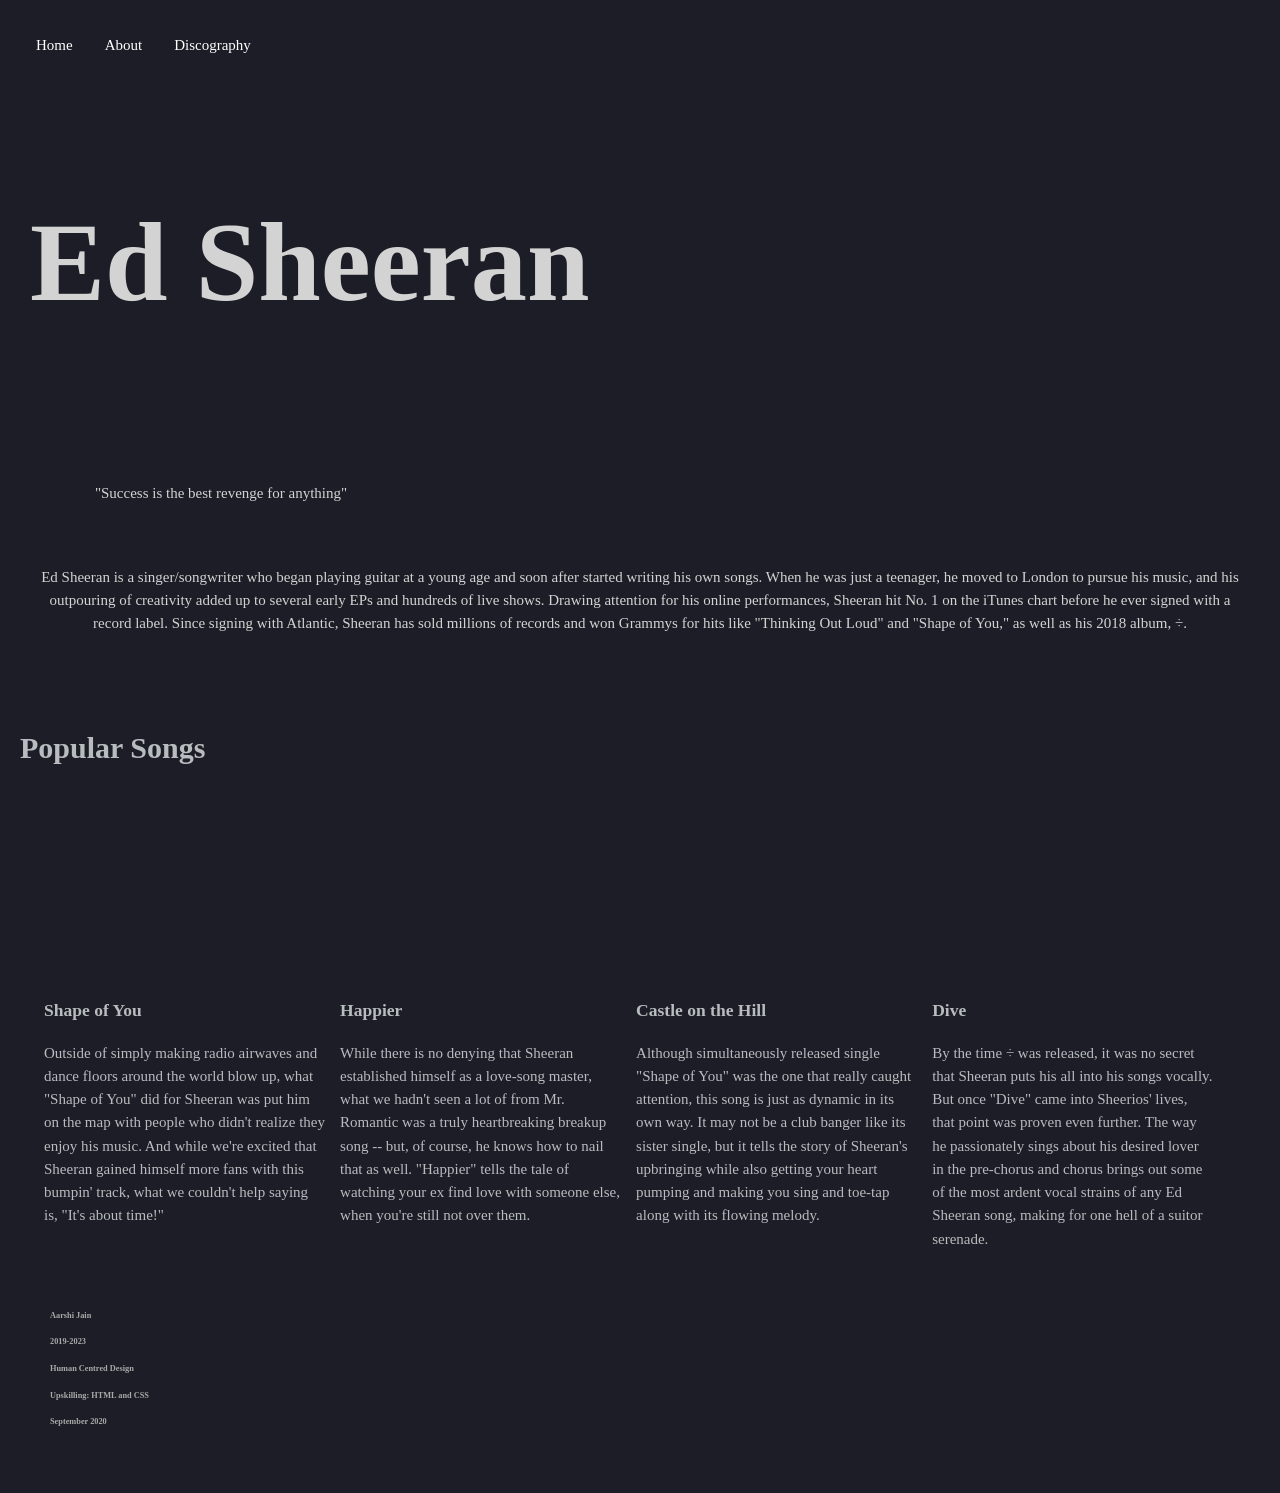
<file: index.html>
<!DOCTYPE html>
<html>
<head>
    
   
   <link rel="stylesheet" href="stylesheet.css">      

</head>
    
    
<body> 
    
      <ul>
  <li><a  class= active href= "index.html">Home</a></li>
  <li><a href="Page5About.html">About</a></li>
  <li><a href="Page5Discography.html">Discography</a></li>

</ul>
       <div class="headingbg">
      <div class="heading">
      <h2>Ed Sheeran</h2>
    </div>
    </div>

          <div class="para1">
      <p>"Success is the best revenge for anything"</p>
        </div>
    
  <div class="para">
      <p>Ed Sheeran is a singer/songwriter who began playing guitar at a young age and soon after started writing his own songs. When he was just a teenager, he moved to London to pursue his music, and his outpouring of creativity added up to several early EPs and hundreds of live shows. Drawing attention for his online performances, Sheeran hit No. 1 on the iTunes chart before he ever signed with a record label. Since signing with Atlantic, Sheeran has sold millions of records and won Grammys for hits like "Thinking Out Loud" and "Shape of You," as well as his 2018 album, ÷.
 </p>
        </div>

     <h1> Popular Songs </h1>
    <div class="row">
  <div class="column">
	<iframe width="320" height="180" src="https://www.youtube.com/embed/JGwWNGJdvx8" frameborder="0" allow="accelerometer; autoplay; clipboard-write; encrypted-media; gyroscope; picture-in-picture" allowfullscreen></iframe>
      <h3> Shape of You </h3>
      <p > Outside of simply making radio airwaves and dance floors around the world blow up, what "Shape of You" did for Sheeran was put him on the map with people who didn't realize they enjoy his music. And while we're excited that Sheeran gained himself more fans with this bumpin' track, what we couldn't help saying is, "It's about time!"</p>


      

  </div>
  <div class="column">
<iframe width="320" height="180" src="https://www.youtube.com/embed/iWZmdoY1aTE" frameborder="0" allow="accelerometer; autoplay; clipboard-write; encrypted-media; gyroscope; picture-in-picture" allowfullscreen></iframe>
            <h3> Happier</h3>
      <p> While there is no denying that Sheeran established himself as a love-song master, what we hadn't seen a lot of from Mr. Romantic was a truly heartbreaking breakup song -- but, of course, he knows how to nail that as well. "Happier" tells the tale of watching your ex find love with someone else, when you're still not over them.</p>


      </div>
  <div class="column">
<iframe width="320" height="180" src="https://www.youtube.com/embed/K0ibBPhiaG0" frameborder="0" allow="accelerometer; autoplay; clipboard-write; encrypted-media; gyroscope; picture-in-picture" allowfullscreen></iframe>
                <h3> Castle on the Hill</h3>
      <p> Although simultaneously released single "Shape of You" was the one that really caught attention, this song is just as dynamic in its own way. It may not be a club banger like its sister single, but it tells the story of Sheeran's upbringing while also getting your heart pumping and making you sing and toe-tap along with its flowing melody. </p>

  </div>
    <div class="column">
<iframe width="320" height="180" src="https://www.youtube.com/embed/Wv2rLZmbPMA" frameborder="0" allow="accelerometer; autoplay; clipboard-write; encrypted-media; gyroscope; picture-in-picture" allowfullscreen></iframe>
                <h3> Dive </h3>
      <p> By the time ÷ was released, it was no secret that Sheeran puts his all into his songs vocally. But once "Dive" came into Sheerios' lives, that point was proven even further. The way he passionately sings about his desired lover in the pre-chorus and chorus brings out some of the most ardent vocal strains of any Ed Sheeran song, making for one hell of a suitor serenade. </p>

  </div>
    </div>
    


  <div class="footer">

		
   <div
         class= "footer">
    <h5>Aarshi Jain</h5>
    <h5>2019-2023</h5>
   <h5>Human Centred Design</h5>
        <h5>Upskilling: HTML and CSS </h5>
    <h5>September 2020</h5>
    </div> 
				</div>
    </body>
</html>
</file>
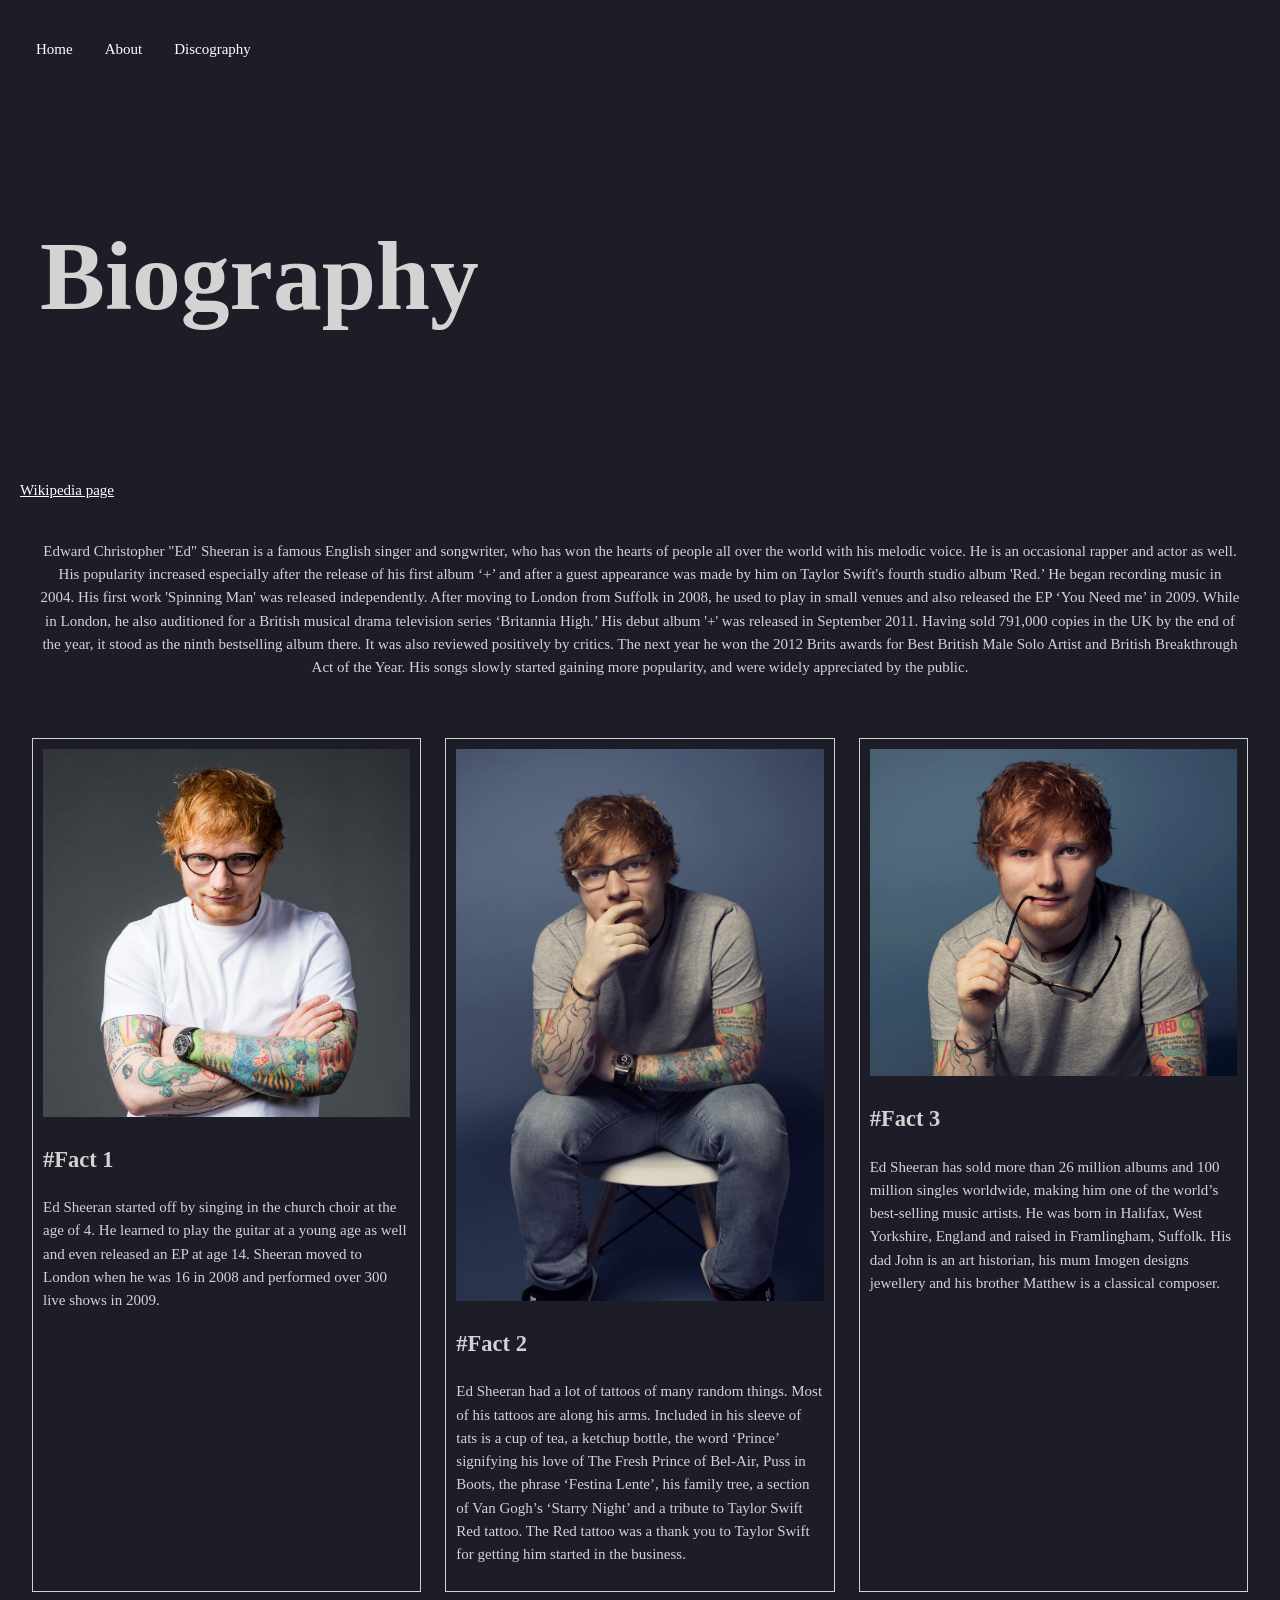
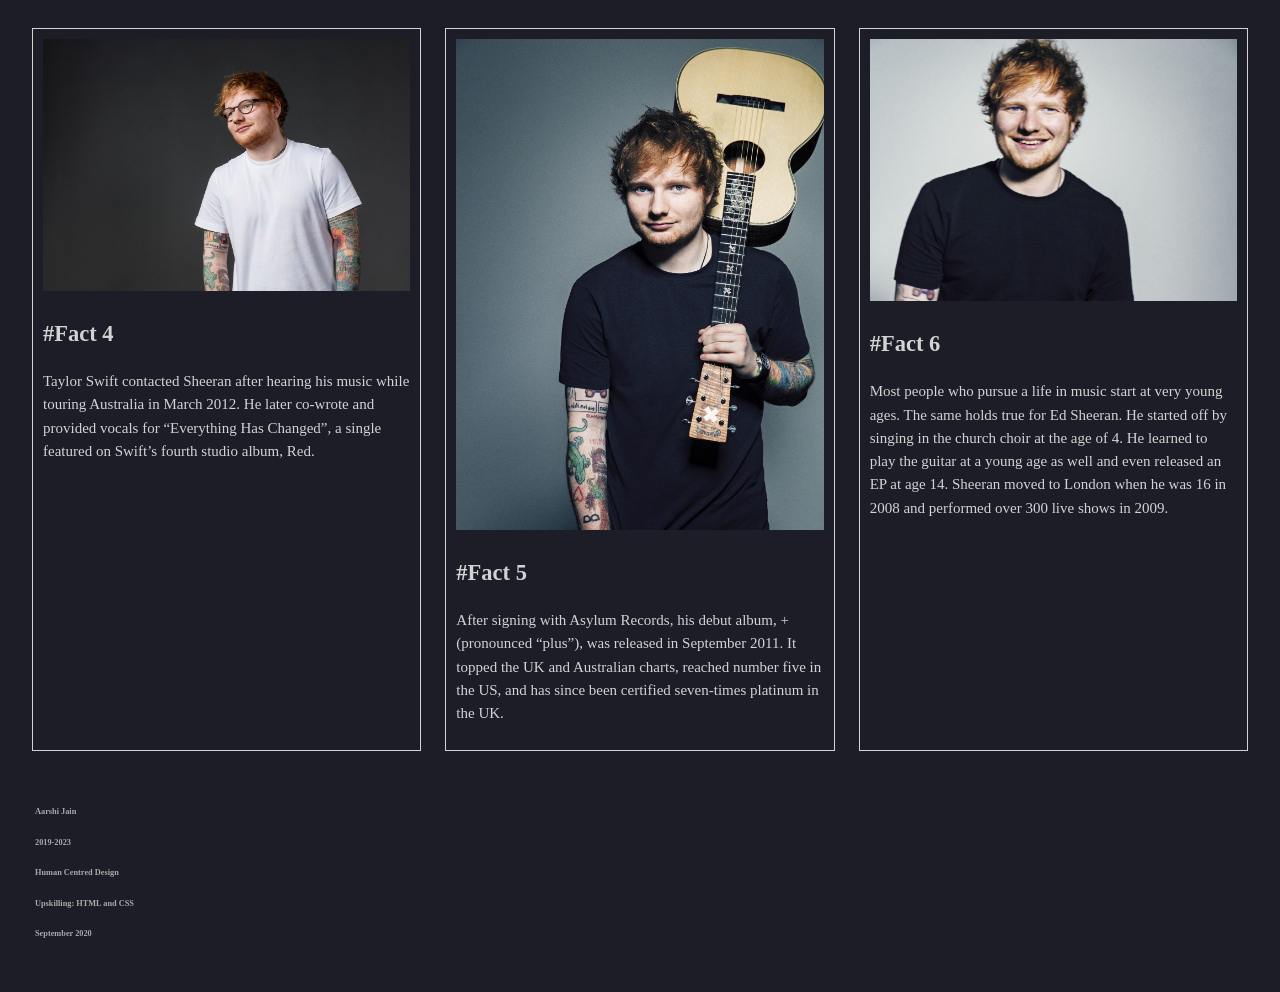
<file: Page5About.html>
<!DOCTYPE html>
<html>
<head>
<link rel="stylesheet" href="Stylesheet2.css"> 
</head>
    

        
        
        
        
        
          <body>
        <ul>
  <li><a  href=index.html>Home</a></li>
  <li><a class= active href="Page5About.html ">About</a></li>
  <li><a   href=Page5Discography.html>Discography</a></li>

</ul>
 
      <div class="heading">
      <h2>Biography</h2>
    </div>
  


  <a href="https://en.wikipedia.org/wiki/÷_(album)" target="_blank" class=text>Wikipedia page</a>
              
    <div class="para">
      <p>Edward Christopher "Ed" Sheeran is a famous English singer and songwriter, who has won the hearts of people all over the world with his melodic voice. He is an occasional rapper and actor as well. His popularity increased especially after the release of his first album ‘+’ and after a guest appearance was made by him on Taylor Swift's fourth studio album 'Red.’ He began recording music in 2004. His first work 'Spinning Man' was released independently. After moving to London from Suffolk in 2008, he used to play in small venues and also released the EP ‘You Need me’ in 2009. While in London, he also auditioned for a British musical drama television series ‘Britannia High.’ His debut album '+' was released in September 2011. Having sold 791,000 copies in the UK by the end of the year, it stood as the ninth bestselling album there. It was also reviewed positively by critics. The next year he won the 2012 Brits awards for Best British Male Solo Artist and British Breakthrough Act of the Year. His songs slowly started gaining more popularity, and were widely appreciated by the public.
 </p>
        </div>
        
         <section class="columns1">
	
	<div class="column1">
       
         <img src="8688.jpg"  style="width:100%" class="image">
<h2>#Fact 1</h2>
		<p>Ed Sheeran started off by singing in the church choir at the age of 4. He learned to play the guitar at a young age as well and even released an EP at age 14. Sheeran moved to London when he was 16 in 2008 and performed over 300 live shows in 2009.</p>
	</div>
	
	<div class="column1">
   
         <img src="DwA-SBPWwAYKZJT.jpg"  style="width:100%" class="image">

		<h2>#Fact 2</h2>
		<p>Ed Sheeran had a lot of tattoos of many random things. Most of his tattoos are along his arms. Included in his sleeve of tats is a cup of tea, a ketchup bottle, the word ‘Prince’ signifying his love of The Fresh Prince of Bel-Air, Puss in Boots, the phrase ‘Festina Lente’, his family tree, a section of Van Gogh’s ‘Starry Night’ and a tribute to Taylor Swift Red tattoo. The Red tattoo was a thank you to Taylor Swift for getting him started in the business.</p>
	</div>
  
  <div class="column1">

       <img src="Ed-Sheeran-Press-Photo-2-Credit-Mark-Surridge-crop.jpg"  style="width:100%" class="image" >

		<h2>#Fact 3</h2>
		<p>Ed Sheeran has sold more than 26 million albums and 100 million singles worldwide, making him one of the world’s best-selling music artists. He was born in Halifax, West Yorkshire, England and raised in Framlingham, Suffolk. His dad John is an art historian, his mum Imogen designs jewellery and his brother Matthew is a classical composer.</p>
    
        </div>
</section>	


<section class="columns1">
	
	<div class="column1">

         <img src="tumblr_os5gtsfBUp1uzbw16o2_1280.jpg"  style="width:100%" class="image">



		<h2>#Fact 4</h2>
		<p>Taylor Swift contacted Sheeran after hearing his music while touring Australia in March 2012. He later co-wrote and provided vocals for “Everything Has Changed”, a single featured on Swift’s fourth studio album, Red.</p>

	  </div>
	<div class="column1">

         <img src="1408220500000-ED-SHEERAN-PUB1-CREDIT-BEN-WATTS.jpg"  style="width:100%"  class="image">


		<h2>#Fact 5</h2>
		<p>After signing with Asylum Records, his debut album, + (pronounced “plus”), was released in September 2011. It topped the UK and Australian charts, reached number five in the US, and has since been certified seven-times platinum in the UK. </p>
</div>
  
  <div class="column1">
       <img src="wp1837344.jpg"  style="width:100%" class="image">

		<h2>#Fact 6</h2>
		<p>Most people who pursue a life in music start at very young ages. The same holds true for Ed Sheeran. He started off by singing in the church choir at the age of 4. He learned to play the guitar at a young age as well and even released an EP at age 14. Sheeran moved to London when he was 16 in 2008 and performed over 300 live shows in 2009.</p>
	</div>
	
</section>	
        
        
        
        
        
        
   <div
         class= "footer">
    <h5>Aarshi Jain</h5>
    <h5>2019-2023</h5>
   <h5>Human Centred Design</h5>
        <h5>Upskilling: HTML and CSS </h5>
    <h5>September 2020</h5>
    </div> 
    </body>
    
    </html>
</file>
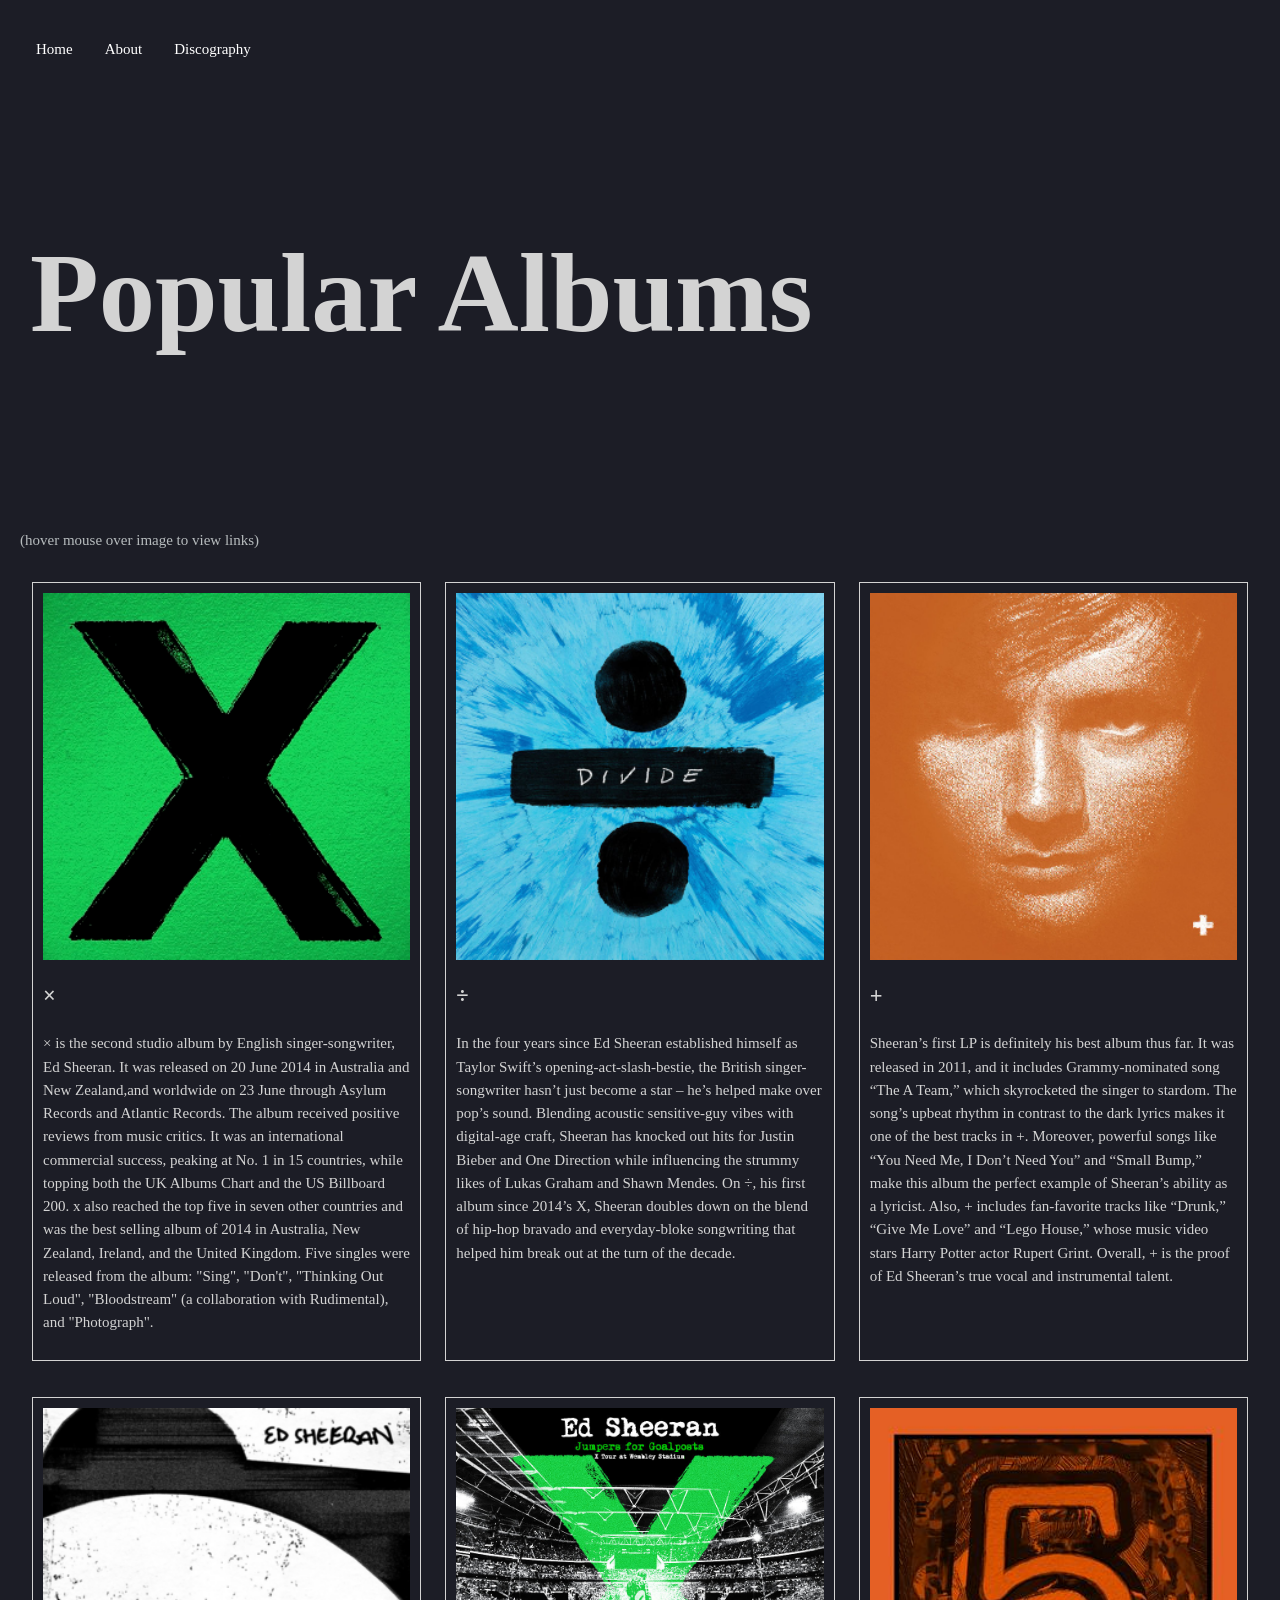
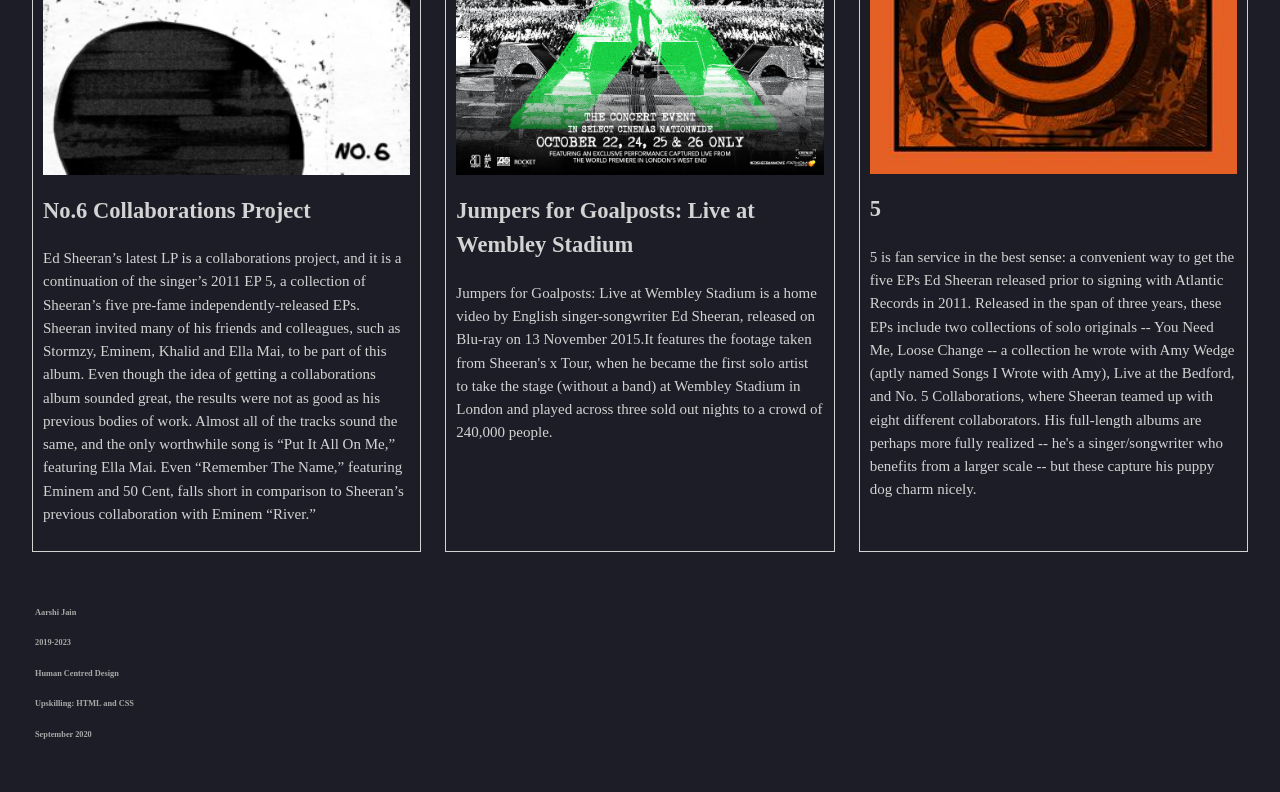
<file: Page5Discography.html>
<!DOCTYPE html>
<html>
<head>
     
<link rel="stylesheet" href="Stylesheet1.css">      

</head>
    
    
<body> 
    

    
        <ul>
  <li><a  href=index.html>Home</a></li>
  <li><a href="Page5About.html">About</a></li>
  <li><a class= active  href=Page5Discography.html>Discography</a></li>

</ul>
 
      <div class="heading">
      <h2>Popular Albums</h2>
    </div>
  


            <p> (hover mouse over image to view links)</p>
    <section class="columns1">
	
	<div class="column1">
        <div class="container">
         <img src="X_cover.png"  style="width:100%" class="image">
        <div class="overlay">
<a href="https://en.wikipedia.org/wiki/X_(Ed_Sheeran_album)" target="_blank" class=text>Multiply Album Songs</a>
  </div>
</div>
		<h2>×</h2>
		<p>× is the second studio album by English singer-songwriter, Ed Sheeran. It was released on 20 June 2014 in Australia and New Zealand,and worldwide on 23 June through Asylum Records and Atlantic Records. The album received positive reviews from music critics. It was an international commercial success, peaking at No. 1 in 15 countries, while topping both the UK Albums Chart and the US Billboard 200. x also reached the top five in seven other countries and was the best selling album of 2014 in Australia, New Zealand, Ireland, and the United Kingdom. Five singles were released from the album: "Sing", "Don't", "Thinking Out Loud", "Bloodstream" (a collaboration with Rudimental), and "Photograph".</p>
	</div>
	
	<div class="column1">
          <div class="container">
         <img src="Divide.png"  style="width:100%" class="image">
         <div class="overlay">
<a href="https://en.wikipedia.org/wiki/÷_(album)" target="_blank" class=text>Divide Album Songs</a>
  </div>
</div>
		<h2>÷</h2>
		<p>In the four years since Ed Sheeran established himself as Taylor Swift’s opening-act-slash-bestie, the British singer-songwriter hasn’t just become a star – he’s helped make over pop’s sound. Blending acoustic sensitive-guy vibes with digital-age craft, Sheeran has knocked out hits for Justin Bieber and One Direction while influencing the strummy likes of Lukas Graham and Shawn Mendes. On ÷, his first album since 2014’s X, Sheeran doubles down on the blend of hip-hop bravado and everyday-bloke songwriting that helped him break out at the turn of the decade.</p>
	</div>
  
  <div class="column1">
       <div class="container">
       <img src="Ed_Sheeran_+_cover.png"  style="width:100%" class="image" >
                 <div class="overlay">
        <div class="overlay">
  <a href="https://en.wikipedia.org/wiki/%2B_(album)" target="_blank" class=text>Plus Album Songs</a>
  </div>
</div>
      </div>
		<h2>+</h2>
		<p>Sheeran’s first LP is definitely his best album thus far. It was released in 2011, and it includes Grammy-nominated song “The A Team,” which skyrocketed the singer to stardom. The song’s upbeat rhythm in contrast to the dark lyrics makes it one of the best tracks in +. Moreover, powerful songs like “You Need Me, I Don’t Need You” and “Small Bump,” make this album the perfect example of Sheeran’s ability as a lyricist. Also, + includes fan-favorite tracks like “Drunk,” “Give Me Love” and “Lego House,” whose music video stars Harry Potter actor Rupert Grint. Overall, + is the proof of Ed Sheeran’s true vocal and instrumental talent.</p>
	
    
        </div>
</section>	


<section class="columns1">
	
	<div class="column1">
         <div class="container">
         <img src="Ed_Sheeran_-_No._6_Collaborations_Project.png"  style="width:100%" class="image">
               <div class="overlay">
<a href="https://en.wikipedia.org/wiki/No.6_Collaborations_Project" target="_blank" class=text>No.6 Collaborations Project Album Songs</a>
  </div>
</div>
		<h2>No.6 Collaborations Project</h2>
		<p>Ed Sheeran’s latest LP is a collaborations project, and it is a continuation of the singer’s 2011 EP 5, a collection of Sheeran’s five pre-fame independently-released EPs. Sheeran invited many of his friends and colleagues, such as Stormzy, Eminem, Khalid and Ella Mai, to be part of this album. Even though the idea of getting a collaborations album sounded great, the results were not as good as his previous bodies of work. Almost all of the tracks sound the same, and the only worthwhile song is “Put It All On Me,” featuring Ella Mai. Even “Remember The Name,” featuring Eminem and 50 Cent, falls short in comparison to Sheeran’s previous collaboration with Eminem “River.”</p>
	</div>
	
	<div class="column1">
         <div class="container">
         <img src="JumpersofGoalposts.jpg"  style="width:100%"  class="image">
                     <div class="overlay">
<a href="https://en.wikipedia.org/wiki/Jumpers_for_Goalposts:_Live_at_Wembley_Stadium" target="_blank" class=text>Video Album Songs</a>
  </div>
</div>
		<h2>Jumpers for Goalposts: Live at Wembley Stadium</h2>
		<p>Jumpers for Goalposts: Live at Wembley Stadium is a home video by English singer-songwriter Ed Sheeran, released on Blu-ray on 13 November 2015.It features the footage taken from Sheeran's x Tour, when he became the first solo artist to take the stage (without a band) at Wembley Stadium in London and played across three sold out nights to a crowd of 240,000 people.</p>
	</div>
  
  <div class="column1">
       <div class="container">
       <img src="5.jpg"  style="width:100%" class="image">
                         <div class="overlay">
<a href="https://en.wikipedia.org/wiki/5_(Ed_Sheeran_album)" target="_blank" class=text>Five Album Songs</a>
  </div>
</div>
		<h2>5</h2>
		<p>5 is fan service in the best sense: a convenient way to get the five EPs Ed Sheeran released prior to signing with Atlantic Records in 2011. Released in the span of three years, these EPs include two collections of solo originals -- You Need Me, Loose Change -- a collection he wrote with Amy Wedge (aptly named Songs I Wrote with Amy), Live at the Bedford, and No. 5 Collaborations, where Sheeran teamed up with eight different collaborators. His full-length albums are perhaps more fully realized -- he's a singer/songwriter who benefits from a larger scale -- but these capture his puppy dog charm nicely.</p>
	</div>
	
</section>	
        

   <div
         class= "footer">
    <h5>Aarshi Jain</h5>
    <h5>2019-2023</h5>
   <h5>Human Centred Design</h5>
        <h5>Upskilling: HTML and CSS </h5>
    <h5>September 2020</h5>
    </div>  
    </body>
    
    </html>
</file>
<file: stylesheet.css>
<style>      
     {  box-sizing: border-box;}
      
        
body {
    background: #1c1d26;
    margin: 0;
    @import url(http://fonts.googleapis.com/css?family=Roboto:100,400,300,500,700);
    @import url(http://fonts.googleapis.com/css?family=Montserrat:400,700);
        border:2px; 
    border-color: azure
}
        
      ul {
  list-style-type: none;
  margin: 0;
  padding: 0;
  overflow: hidden;
        text-decoration: none;
}

li {
  float: left;
      text-decoration: none;
}

li a {
  display: block;
  color: white;
  text-align: center;
  padding: 14px 16px;
  text-decoration: none;
}

li a:hover:not(.active) {
   background: #1c1d26;
    color: white;
}

.active {
  color: white;
}
        
     body {
    background: #1c1d26;
    font-size: 15px;
    font-weight: 300;
    color: #b7bcbe;
    padding: 20px;
   
    line-height: 1.55;
    text-rendering: optimizeLegibility;
    -webkit-backface-visibility: hidden;
    overflow-x: hidden;
}


    .heading {
  float: none;
  padding: 10px;
 color: lightgrey;
font-size: 75px; 
text-align: left;
    max-width: 66.66%;
        flex-direction: row;}
        
        
        

        
        
        .para1 {
  float: none;
  padding: 15px;
 color: lightgrey; 
max-width: 30%;
text-align: center
    
        }
        
        .para {
  float: none;
  padding: 15px;
 color: lightgrey;
text-align: top-centre;
max-width: 100%;
    text-align: center;
    margin-bottom: 60px;
        }
        
        

        
        .row {

  display: flex;
  flex-wrap: wrap;
  padding: 0 9px;
  background: #1c1d26;

            
} 
    .column {
 
  flex: 23%;
  max-width: 23%;
  padding-right: 0 4px;
    padding-left: 10px;
    margin-left: 5px;

}

.column img {
  margin-top: 12px;
    margin-bottom: 18px;
    margin-right: 12px;
    margin-left: 12px;
  vertical-align: middle;
  width: 100%;
    float: right;
    background: #1c1d26;
    }
    
  
   .row:after {
  content: "";
  display: table;
    clear: both;
     background: #1c1d26;
        }
        
    .row2:after {
  content: "";
  display: table;
    clear: both;
     background: #1c1d26;
        }

     .footer { 
    float: centre;
    background: #1c1d26;
    padding: 15px;
    color: darkgray;
    width: 100%;
    text-align: left;
    Font-size: 10px;
    text-decoration: none;
flex-direction:vertical;}
        
        
        
    
    @media screen and (max-width: 800px) {
    .header a {
        display: block
        }
        
      .column {
    flex: 47%;
    max-width: 47%;
    position: relative;
          padding-right: 0 4px;
    padding-left: 10px;
    margin-left: 5px;
      background: #1c1d26;
        }
        
        
 .heading{
   width: 66.66%;
    text-align: left;
    
        }
        
              .headingbg {
            max-width: 66.66%;
            
        }
        

        .para1{
     width: 100%;
  }     
     .para{
    width: 100%;
    
  }     
  .footer a {
        float: right;
        position: Block;
        
        }
        
    
        
        
   
    @media screen and (max-width: 600px) {
  .header a {
    display: block;
        }
    .column {
    flex: 96%;
    max-width: 96%;
      background: #1c1d26;
  }
   .heading{
    width: 33.33%;
    text-align: left;
        }
        
        
                 
             .headingbg {

            max-width: 30.66%;
            
        }

        
            .para1{
 width: 100%;
    
  } 
    .para{
    width: 100%;
    
  }     
  .footer a {
        float: right;
        position: Block}
        }        
</style>
</file>
<file: Stylesheet2.css>
<style>      
     {  box-sizing: border-box;}
      
        
body {
    background: #1c1d26;
    margin: 0;
    @import url(http://fonts.googleapis.com/css?family=Roboto:100,400,300,500,700);
    @import url(http://fonts.googleapis.com/css?family=Montserrat:400,700);
        border:2px; 
    border-color: azure
}
        
      ul {
  list-style-type: none;
  margin: 0;
  padding: 0;
  overflow: hidden;
        text-decoration: none;
}

li {
  float: left;
      text-decoration: none;
}

li a {
  display: block;
  color: white;
  text-align: center;
  padding: 14px 16px;
  text-decoration: none;
}

li a:hover:not(.active) {
   background: #1c1d26;
    color: white;
}

.active {
  color: white;
}
        
     body {
    background: #1c1d26;
    font-size: 15px;
    font-weight: 300px;
    color: #b7bcbe;
    padding: 20px;
    line-height: 2;
    text-rendering: optimizeLegibility;
    -webkit-backface-visibility: hidden;
    overflow-x: hidden;
}

   

    .heading {
  float: none;
  padding: 20px;
 color: lightgrey;
font-size: 65px;
text-align: left;
    max-width: 100%;
    flex-direction: row;
        }

        
     .para {
  float: none;
  padding: 20px;
 color: lightgrey;
text-align: center;
max-width: 100%;
      line-height: 1.55;
        
        }
        
        .text{
        color: white;
        }
 

        
        .row {
  display: flex;
  flex-wrap: wrap;
    background-color: #1c1d26;
            
} 
    .column {
 
  flex: 32%;
  max-width: 32%;
  padding: 0 4px;
background-color: #1c1d26;
    
}
        
        
        .column img {
  margin-top: 8px;
    margin-bottom: 4px;
    margin-right: 4px;
    margin-left: 8px;
  vertical-align: middle;
  width: 100%;
    float: right;
background-color: #1c1d26;
    }
    
   .row:after {
  content: "";
  display: table;
    clear: both;
    background-color: #1c1d26;
        }
        
    .row2:after {
  content: "";
  display: table;
    clear: both;
    background-color: #1c1d26;
        }
        
      .columns1 {
	display: flex;
	flex-flow: row wrap;
	justify-content: center;
    color: lightgray;
	margin: 12px 0px;
    margin-left: 0 6
}
.column1 {
	flex: 1;
	border: 1px solid lightgray;
	margin: 12px;
	padding: 10px;
     line-height: 1.55;

	
}

     .footer { 
    float: centre;
    background-color:#1c1d26;
    padding: 15px;
    color: darkgray;
    width: 100%;
    text-align: left;
    Font-size: 10px;
    text-decoration: none;}
        
        
    

    
    @media screen and (max-width: 800px) {
    .header a {
        display: block
        }
        
      .column {
    flex: 47%;
    max-width: 47%;
    background-color:#1c1d26;
    
        }
 .heading{
   max-width: 47%%;
    text-align: left;
        }
        .para1{
     width: 100%;
  }     
     .para{
    width: 100%;
    
  }     
        
      .columns1 .column1 {
		margin-bottom: 12px;
			
			flex-basis: 40%;

	
	}    
    
}
  .footer a {
        float: right;
        position: Block;
        
        }
        
    
        
        
   
    @media screen and (max-width: 600px) {
  .header a {
    display: block;}
        
    .column {
    flex: 100%;
    max-width: 100%;
    background-color: #1c1d26;
  }
   .heading{
    max-width: 32%;
    text-align:left;

        }
          
    
        .para1{
 width: 100%;
    
  } 
    .para{
    width: 100%;
    
  }     
        
.columns1 .column1 {
		flex-basis: 90%;
		margin: 0 0 12px 0;
	}
  .footer a {
        float: right;
        position: Block}
        }        
</style>
</file>
<file: Stylesheet1.css>
{  box-sizing: border-box;}
      
        
body {
    background: #1c1d26;
    margin: 0;
    @import url(http://fonts.googleapis.com/css?family=Roboto:100,400,300,500,700);
    @import url(http://fonts.googleapis.com/css?family=Montserrat:400,700);
        border:2px; 
    border-color: azure
}
        
      ul {
  list-style-type: none;
  margin: 0;
  padding: 0;
  overflow: hidden;
        text-decoration: none;
}

li {
  float: left;
      text-decoration: none;
}

li a {
  display: block;
  color: white;
  text-align: center;
  padding: 14px 16px;
  text-decoration: none;
}

li a:hover:not(.active) {
   background: #1c1d26;
    color: white;
}

.active {
  color: white;
}
        
     body {
    background: #1c1d26;
    font-size: 15px;
    font-weight: 300px;
    color: #b7bcbe;
    padding: 20px;
    line-height: 2;
    text-rendering: optimizeLegibility;
    -webkit-backface-visibility: hidden;
    overflow-x: hidden;
}

   

    .heading {
  float: none;
  padding: 10px;
 color: lightgrey;
font-size: 75px;
text-align: left;
    max-width: 100%;
    flex-direction: row;
        }

        
     .para {
  float: none;
  padding: 20px;
 color: lightgrey;
text-align: center;
max-width: 100%;
    text-align: center;
      line-height: 1.55;
        
        }
        
        

        
        .row {
  display: flex;
  flex-wrap: wrap;
    background-color: #1c1d26;
            
} 
    .column {
 
  flex: 32%;
  max-width: 32%;
  padding: 0 4px;
background-color: #1c1d26;
    
}

        
        
        .container {
  position: relative;
  width: 100%;
}

.image {
  display: block;
  width: 100%;
  height: auto;
}

.overlay {
  position: absolute;
  top: ;
  bottom: 0;
  left: 0;
  right: 0;
  height: 100%;
  width: 100%;
  opacity: 00%;
  transition: .3s ease;
  background-color: black;
}

.container:hover .overlay {
  opacity: 0.8;
}

.text {
  color: white;
  font-size: 20px;
  position: absolute;
  top: 50%;
  left: 50%;
  -webkit-transform: translate(-50%, -50%);
  -ms-transform: translate(-50%, -50%);
  transform: translate(-50%, -50%);
  text-align: center;
    text-decoration: none;
}
.column img {
  margin-top: 8px;
    margin-bottom: 4px;
    margin-right: 4px;
    margin-left: 8px;
  vertical-align: middle;
  width: 100%;
    float: right;
background-color: #1c1d26;
    }
    
   .row:after {
  content: "";
  display: table;
    clear: both;
    background-color: #1c1d26;
        }
        
    .row2:after {
  content: "";
  display: table;
    clear: both;
    background-color: #1c1d26;
        }
        
      .columns1 {
	display: flex;
	flex-flow: row wrap;
	justify-content: center;
    color: lightgray;
	margin: 12px 0px;
    margin-left: 0 6
}
.column1 {
	flex: 1;
	border: 1px solid lightgray;
	margin: 12px;
	padding: 10px;
     line-height: 1.55;

	
}

     .footer { 
    float: centre;
    background-color:#1c1d26;
    padding: 15px;
    color: darkgray;
    width: 100%;
    text-align: left;
    Font-size: 10px;
    text-decoration: none;}
        
        
    

    
    @media screen and (max-width: 800px) {
    .header a {
        display: block
        }
        
      .column {
    flex: 40%;
    max-width: 40%;
    background-color:#1c1d26;
    
        }
 .heading{
   max-width: 47%%;
    text-align: left;
        }
        .para1{
     width: 100%;
  }     
     .para{
    width: 100%;
    
  }     
        
      .columns1 .column1 {
		margin-bottom: 12px;
			
			flex-basis: 40%;

	
	}    
    
}
  .footer a {
        float: right;
        position: Block;
        
        }
        
    
        
        
   
    @media screen and (max-width: 600px) {
  .header a {
    display: block;}
        
    .column {
    flex: 100%;
    max-width: 100%;
    background-color: #1c1d26;
  }
   .heading{
    max-width: 32%;
    text-align:left;

        }
          
    
        .para1{
 width: 100%;
    
  } 
    .para{
    width: 100%;
    
  }     
        
.columns1 .column1 {
		flex-basis: 90%;
		margin: 0 0 12px 0;
	}
  .footer a {
        float: right;
        position: Block}
        }
</file>
